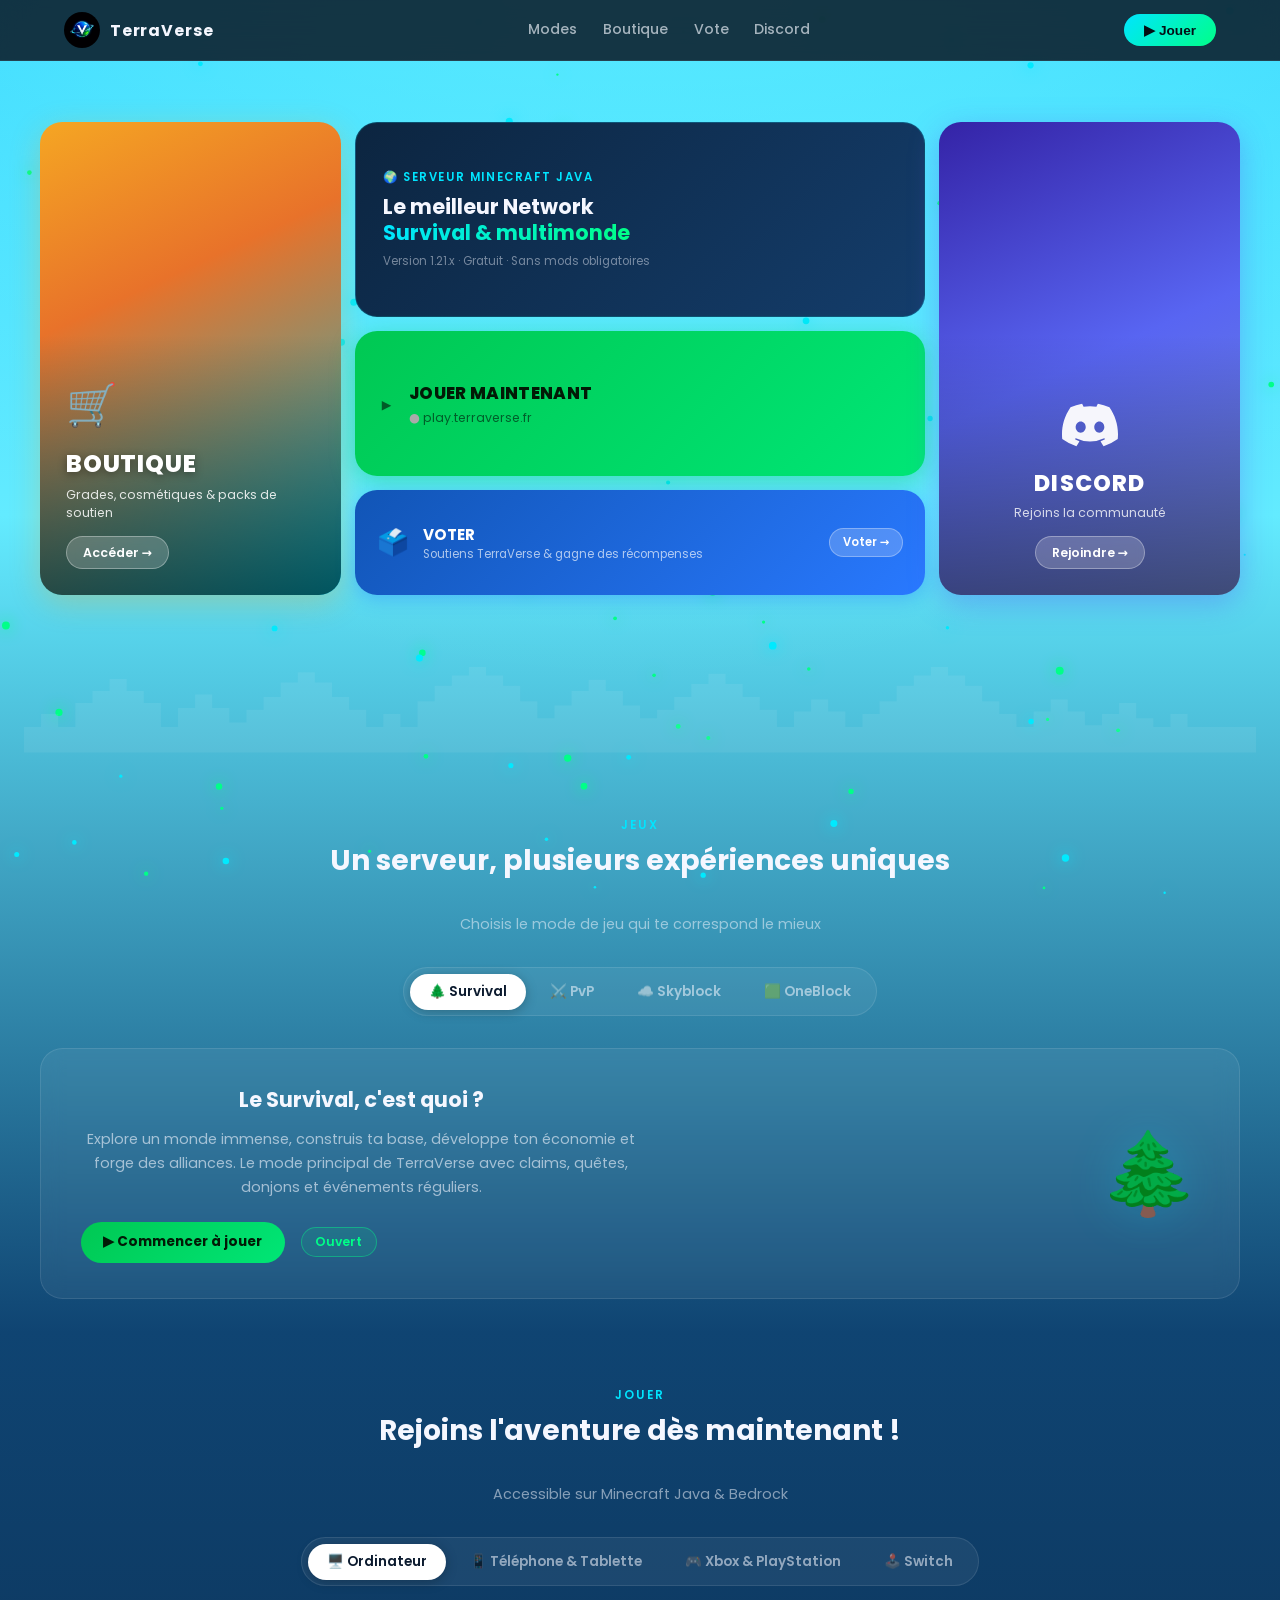
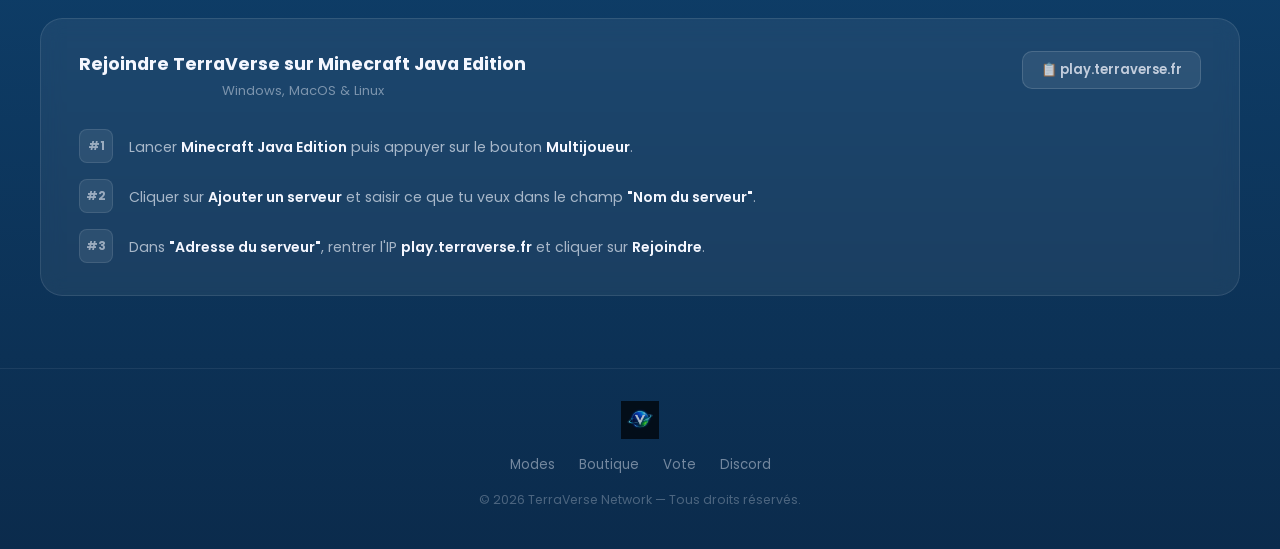
<file: index.html>
﻿<!DOCTYPE html>
<html lang="fr">
<head>
  <meta charset="UTF-8">
  <title>TerraVerse Network – Serveur Minecraft multimonde</title>
  <meta name="viewport" content="width=device-width, initial-scale=1.0">
  <meta http-equiv="Cache-Control" content="no-cache, no-store, must-revalidate">
  <meta http-equiv="Pragma" content="no-cache">
  <meta http-equiv="Expires" content="0">
  <meta name="description" content="TerraVerse Network – Serveur Minecraft moderne : Survival, PvP, Skyblock, OneBlock.">
  <link rel="icon" type="image/png" href="logo.png">
  <link href="https://fonts.googleapis.com/css2?family=Poppins:wght@400;600;700;800&display=swap" rel="stylesheet">
  <link rel="stylesheet" href="style.css?v=20260401-1">
</head>
<body class="home-page">

  <!-- Particules -->
  <canvas id="particles"></canvas>

  <!-- HEADER -->
  <header>
    <div class="nav-container">
      <div class="nav-logo">
        <img src="logo.png" alt="TerraVerse" class="nav-logo-img">
        <span class="nav-logo-text">TerraVerse</span>
      </div>

      <button class="burger" id="burger" aria-label="Menu">
        <span></span><span></span><span></span>
      </button>

      <nav class="nav-links" id="navLinks">
        <a href="#modes">Modes</a>
        <a href="shop.html">Boutique</a>
        <a href="vote.html">Vote</a>
        <a href="#discord">Discord</a>
      </nav>

      <button class="btn-jouer" onclick="document.getElementById('howto').scrollIntoView({behavior:'smooth'})">▶ Jouer</button>
    </div>
  </header>

  <!-- HERO BENTO -->
  <section class="hero">
    <div class="hero-inner">

      <div class="bento-grid">

        <!-- BOUTIQUE — colonne gauche, toute la hauteur -->
        <div class="bento-card bento-boutique" id="boutique">
          <div class="bento-boutique-inner">
            <span class="bento-big-icon">🛒</span>
            <h2>BOUTIQUE</h2>
            <p>Grades, cosmétiques &amp; packs de soutien</p>
            <a href="shop.html" class="bento-btn">Accéder →</a>
          </div>
        </div>

        <!-- BANNER — centre haut -->
        <div class="bento-card bento-banner">
          <div class="bento-banner-inner">
            <p class="bento-kicker">🌍 Serveur Minecraft Java</p>
            <h2>Le meilleur Network<br><span>Survival &amp; multimonde</span></h2>
            <p class="bento-meta">Version 1.21.x · Gratuit · Sans mods obligatoires</p>
          </div>
        </div>

        <!-- JOUER — centre milieu -->
        <div class="bento-card bento-play" onclick="document.getElementById('howto').scrollIntoView({behavior:'smooth'})" title="Rejoindre le serveur">
          <div class="bento-play-inner">
            <span class="play-icon">▶</span>
            <div>
              <strong>JOUER MAINTENANT</strong>
              <span id="playerCount"><span class="dot-loading">●</span> Chargement...</span>
            </div>
          </div>
        </div>

        <!-- VOTER — centre bas -->
        <div class="bento-card bento-voter" id="vote">
          <div class="bento-voter-inner">
            <span class="voter-icon">🗳️</span>
            <div>
              <strong>VOTER</strong>
              <span>Soutiens TerraVerse &amp; gagne des récompenses</span>
            </div>
              <a href="vote.html" class="bento-voter-btn">Voter →</a>
          </div>
        </div>

        <!-- DISCORD — colonne droite, toute la hauteur -->
        <div class="bento-card bento-discord" id="discord">
          <div class="bento-discord-inner">
            <svg class="discord-svg" viewBox="0 0 127.14 96.36" xmlns="http://www.w3.org/2000/svg">
              <path fill="white" d="M107.7,8.07A105.15,105.15,0,0,0,81.47,0a72.06,72.06,0,0,0-3.36,6.83A97.68,97.68,0,0,0,49,6.83,72.37,72.37,0,0,0,45.64,0,105.89,105.89,0,0,0,19.39,8.09C2.79,32.65-1.71,56.6.54,80.21h0A105.73,105.73,0,0,0,32.71,96.36,77.7,77.7,0,0,0,39.6,85.25a68.42,68.42,0,0,1-10.85-5.18c.91-.66,1.8-1.34,2.66-2a75.57,75.57,0,0,0,64.32,0c.87.71,1.76,1.39,2.66,2a68.68,68.68,0,0,1-10.87,5.19,77,77,0,0,0,6.89,11.1A105.25,105.25,0,0,0,126.6,80.22h0C129.24,52.84,122.09,29.11,107.7,8.07ZM42.45,65.69C36.18,65.69,31,60,31,53s5-12.74,11.43-12.74S54,46,53.89,53,48.84,65.69,42.45,65.69Zm42.24,0C78.41,65.69,73.25,60,73.25,53s5-12.74,11.44-12.74S96.23,46,96.12,53,91.08,65.69,84.69,65.69Z"/>
            </svg>
            <h2>DISCORD</h2>
            <p>Rejoins la communauté</p>
            <a href="https://discord.gg/terraverse" target="_blank" rel="noopener" class="bento-btn">Rejoindre →</a>
          </div>
        </div>

      </div>
    </div>

    <!-- Skyline pixel Minecraft -->
    <div class="skyline" aria-hidden="true">
      <svg viewBox="0 0 1440 100" xmlns="http://www.w3.org/2000/svg" preserveAspectRatio="none">
        <polygon fill="rgba(255,255,255,0.07)" points="
          0,100 0,70 20,70 20,55 40,55 40,70 60,70 60,42 80,42 80,28 100,28 100,14 120,14 120,28
          140,28 140,42 160,42 160,70 180,70 180,48 200,48 200,32 220,32 220,48 240,48 240,65
          260,65 260,50 280,50 280,35 300,35 300,18 320,18 320,6 340,6 340,18 360,18 360,35
          380,35 380,50 400,50 400,70 420,70 420,55 440,55 440,70 460,70 460,40 480,40 480,22
          500,22 500,10 520,10 520,0 540,0 540,10 560,10 560,22 580,22 580,40 600,40 600,60
          620,60 620,45 640,45 640,28 660,28 660,15 680,15 680,28 700,28 700,45 720,45 720,60
          740,60 740,50 760,50 760,35 780,35 780,20 800,20 800,8 820,8 820,20 840,20 840,35
          860,35 860,50 880,50 880,70 900,70 900,52 920,52 920,38 940,38 940,52 960,52 960,70
          980,70 980,55 1000,55 1000,40 1020,40 1020,22 1040,22 1040,10 1060,10 1060,0 1080,0
          1080,10 1100,10 1100,22 1120,22 1120,40 1140,40 1140,55 1160,55 1160,70 1180,70
          1180,52 1200,52 1200,38 1220,38 1220,52 1240,52 1240,68 1260,68 1260,55 1280,55
          1280,42 1300,42 1300,60 1320,60 1320,70 1340,70 1340,55 1360,55 1360,70 1380,70
          1400,70 1440,70 1440,100"/>
      </svg>
    </div>
  </section>

  <!-- MODES AVEC ONGLETS -->
  <section id="modes" class="modes-section">
    <div class="section-container">
      <p class="section-kicker">JEUX</p>
      <h2 class="section-title">Un serveur, plusieurs expériences uniques</h2>
      <p class="section-sub">Choisis le mode de jeu qui te correspond le mieux</p>

      <div class="tabs-bar">
        <button class="tab-btn active" data-tab="survival">🌲 Survival</button>
        <button class="tab-btn" data-tab="pvp">⚔️ PvP</button>
        <button class="tab-btn" data-tab="skyblock">☁️ Skyblock</button>
        <button class="tab-btn" data-tab="oneblock">🟩 OneBlock</button>
      </div>

      <div class="tab-panel active" id="tab-survival">
        <div class="tab-content">
          <div class="tab-text">
            <h3>Le Survival, c'est quoi ?</h3>
            <p>
              Explore un monde immense, construis ta base, développe ton économie et forge des alliances.
              Le mode principal de TerraVerse avec claims, quêtes, donjons et événements réguliers.
            </p>
            <div class="tab-actions">
              <button class="tab-btn-play" onclick="copyIP()">▶ Commencer à jouer</button>
              <span class="tab-status open">Ouvert</span>
            </div>
          </div>
          <div class="tab-visual">🌲</div>
        </div>
      </div>

      <div class="tab-panel" id="tab-pvp">
        <div class="tab-content">
          <div class="tab-text">
            <h3>Le PvP, c'est quoi ?</h3>
            <p>
              Affronte d'autres joueurs dans des arènes équilibrées, monte dans les classements et
              remporte des saisons compétitives. Duels, primes et événements PvP exclusifs.
            </p>
            <div class="tab-actions">
              <span class="tab-status soon">Prochainement</span>
            </div>
          </div>
          <div class="tab-visual">⚔️</div>
        </div>
      </div>

      <div class="tab-panel" id="tab-skyblock">
        <div class="tab-content">
          <div class="tab-text">
            <h3>Le Skyblock, c'est quoi ?</h3>
            <p>
              Commence sur une île dans le vide et développe ton empire flottant. Générateurs,
              collections, défis et progression longue durée sans pay-to-win.
            </p>
            <div class="tab-actions">
              <span class="tab-status soon">Prochainement</span>
            </div>
          </div>
          <div class="tab-visual">☁️</div>
        </div>
      </div>

      <div class="tab-panel" id="tab-oneblock">
        <div class="tab-content">
          <div class="tab-text">
            <h3>Le OneBlock, c'est quoi ?</h3>
            <p>
              Tu commences ton aventure sur un seul bloc au milieu du vide que tu peux casser à l'infini.
              Plus tu le casses, plus tu débloques des ressources pour explorer, construire et survivre.
            </p>
            <div class="tab-actions">
              <span class="tab-status soon">Prochainement</span>
            </div>
          </div>
          <div class="tab-visual">🟩</div>
        </div>
      </div>
    </div>
  </section>

  <!-- COMMENT JOUER -->
  <section id="howto" class="howto-section">
    <div class="section-container">
      <p class="section-kicker">JOUER</p>
      <h2 class="section-title">Rejoins l'aventure dès maintenant !</h2>
      <p class="section-sub">Accessible sur Minecraft Java &amp; Bedrock</p>

      <div class="platform-tabs-bar">
        <button class="platform-tab active" data-platform="java">🖥️ Ordinateur</button>
        <button class="platform-tab" data-platform="mobile">📱 Téléphone &amp; Tablette</button>
        <button class="platform-tab" data-platform="console">🎮 Xbox &amp; PlayStation</button>
        <button class="platform-tab" data-platform="switch">🕹️ Switch</button>
      </div>

      <div class="howto-panel" id="platform-java">
        <div class="howto-header">
          <div>
            <h3>Rejoindre TerraVerse sur Minecraft Java Edition</h3>
            <p class="howto-sub">Windows, MacOS &amp; Linux</p>
          </div>
          <div class="howto-header-actions">
            <button class="howto-ip-btn" onclick="copyIP()">📋 play.terraverse.fr</button>
          </div>
        </div>
        <div class="howto-steps">
          <div class="howto-step">
            <span class="step-num">#1</span>
            <p>Lancer <strong>Minecraft Java Edition</strong> puis appuyer sur le bouton <strong>Multijoueur</strong>.</p>
          </div>
          <div class="howto-step">
            <span class="step-num">#2</span>
            <p>Cliquer sur <strong>Ajouter un serveur</strong> et saisir ce que tu veux dans le champ <strong>"Nom du serveur"</strong>.</p>
          </div>
          <div class="howto-step">
            <span class="step-num">#3</span>
            <p>Dans <strong>"Adresse du serveur"</strong>, rentrer l'IP <strong>play.terraverse.fr</strong> et cliquer sur <strong>Rejoindre</strong>.</p>
          </div>
        </div>
      </div>

      <div class="howto-panel hidden" id="platform-mobile">
        <div class="howto-header">
          <div>
            <h3>Rejoindre TerraVerse sur Minecraft Bedrock</h3>
            <p class="howto-sub">Mobile / Pocket Edition</p>
          </div>
          <div class="howto-header-actions">
            <button class="howto-ip-btn" onclick="copyBedrockIP()">📋 play.terraverse.fr:19132</button>
          </div>
        </div>
        <div class="howto-steps">
          <div class="howto-step">
            <span class="step-num">#1</span>
            <p>Lancer <strong>Minecraft: Bedrock Edition</strong> et appuyer sur le bouton <strong>Jouer</strong>.</p>
          </div>
          <div class="howto-step">
            <span class="step-num">#2</span>
            <p>Aller dans l'onglet <strong>Serveurs</strong>, puis défiler vers le bas et appuyer sur <strong>Ajouter un serveur</strong>.</p>
          </div>
          <div class="howto-step">
            <span class="step-num">#3</span>
            <p>Saisir <strong>TerraVerse</strong> dans "Nom du serveur" et <strong>play.terraverse.fr</strong> dans "Adresse du serveur" avec le port <strong>19132</strong>, puis cliquer sur <strong>Jouer</strong>.</p>
          </div>
        </div>
      </div>

      <div class="howto-panel hidden" id="platform-console">
        <div class="howto-header">
          <div>
            <h3>Rejoindre TerraVerse sur Minecraft Console</h3>
            <p class="howto-sub">Xbox One / Xbox Series / PlayStation</p>
          </div>
          <div class="howto-header-actions">
            <button class="howto-ip-btn" onclick="copyBedrockIP()">📋 play.terraverse.fr:19132</button>
          </div>
        </div>
        <div class="howto-steps">
          <div class="howto-step">
            <span class="step-num">#1</span>
            <p>Télécharger l'application <strong>BedrockTogether</strong> sur App Store ou Google Play.</p>
          </div>
          <div class="howto-step">
            <span class="step-num">#2</span>
            <p>Ouvrir l'application, entrer <strong>play.terraverse.fr</strong> et le port <strong>19132</strong>, puis lancer la connexion. Vérifier que le téléphone et la console sont sur le même Wi-Fi.</p>
          </div>
          <div class="howto-step">
            <span class="step-num">#3</span>
            <p>Lancer Minecraft, aller dans <strong>Amis</strong>, puis cliquer sur <strong>BedrockTogether</strong> pour rejoindre TerraVerse.</p>
          </div>
        </div>
      </div>

      <div class="howto-panel hidden" id="platform-switch">
        <div class="howto-header">
          <div>
            <h3>Rejoindre TerraVerse sur Minecraft Switch</h3>
            <p class="howto-sub">Nintendo Switch</p>
          </div>
          <div class="howto-header-actions">
            <button class="howto-ip-btn" onclick="copyBedrockIP()">📋 play.terraverse.fr:19132</button>
          </div>
        </div>
        <div class="howto-steps">
          <div class="howto-step">
            <span class="step-num">#1</span>
            <p>Aller dans <strong>Paramètres console &gt; Internet &gt; Paramètres Internet</strong>. Sélectionner le Wi-Fi, puis <strong>Modifier les paramètres</strong>. Mettre DNS manuel : <strong>104.238.130.180</strong> et <strong>8.8.8.8</strong>.</p>
          </div>
          <div class="howto-step">
            <span class="step-num">#2</span>
            <p>Lancer Minecraft avec un compte Nintendo Switch Online, aller dans <strong>Serveurs</strong>, rejoindre un serveur en vedette puis ouvrir le menu d'ajout de serveur personnalisé.</p>
          </div>
          <div class="howto-step">
            <span class="step-num">#3</span>
            <p>Entrer <strong>play.terraverse.fr</strong> et le port <strong>19132</strong>, cocher l'ajout à la liste, puis sélectionner TerraVerse pour rejoindre.</p>
          </div>
          <div class="howto-step">
            <span class="step-num">!</span>
            <p>Cette méthode Switch peut changer selon les mises à jour Nintendo/Mojang. À vérifier régulièrement.</p>
          </div>
        </div>
      </div>
    </div>
  </section>

  <!-- FOOTER -->
  <footer>
    <div class="footer-inner">
      <img src="logo.png" alt="TerraVerse" class="footer-logo">
      <div class="footer-links">
        <a href="#modes">Modes</a>
        <a href="shop.html">Boutique</a>
        <a href="vote.html">Vote</a>
        <a href="#discord">Discord</a>
      </div>
      <p>© <span id="year"></span> TerraVerse Network — Tous droits réservés.</p>
    </div>
  </footer>

  <script src="particles.js?v=20260401-1"></script>
  <script>
    /* IP Copy */
    function copyIP() {
      navigator.clipboard.writeText("play.terraverse.fr")
        .then(() => alert("IP copiée : play.terraverse.fr"))
        .catch(() => alert("IP : play.terraverse.fr"));
    }

    function copyBedrockIP() {
      navigator.clipboard.writeText("play.terraverse.fr:19132")
        .then(() => alert("Adresse Bedrock copiée : play.terraverse.fr:19132"))
        .catch(() => alert("Adresse Bedrock : play.terraverse.fr:19132"));
    }

    /* Year */
    document.getElementById("year").textContent = new Date().getFullYear();

    /* Tabs - Modes */
    document.querySelectorAll(".tab-btn[data-tab]").forEach(btn => {
      btn.addEventListener("click", () => {
        document.querySelectorAll(".tab-btn[data-tab]").forEach(b => b.classList.remove("active"));
        document.querySelectorAll(".tab-panel").forEach(p => p.classList.remove("active"));
        btn.classList.add("active");
        document.getElementById("tab-" + btn.dataset.tab).classList.add("active");
      });
    });

    /* Tabs - Platform */
    document.querySelectorAll(".platform-tab").forEach(btn => {
      btn.addEventListener("click", () => {
        document.querySelectorAll(".platform-tab").forEach(b => b.classList.remove("active"));
        document.querySelectorAll(".howto-panel").forEach(p => p.classList.add("hidden"));
        btn.classList.add("active");
        document.getElementById("platform-" + btn.dataset.platform).classList.remove("hidden");
      });
    });

    /* Burger */
    const burger = document.getElementById("burger");
    const navLinks = document.getElementById("navLinks");
    burger.addEventListener("click", () => {
      navLinks.classList.toggle("open");
      burger.classList.toggle("active");
    });
    navLinks.querySelectorAll("a").forEach(a => {
      a.addEventListener("click", () => {
        navLinks.classList.remove("open");
        burger.classList.remove("active");
      });
    });

    /* Statut serveur */
    async function fetchStatus() {
      try {
        const res = await fetch("https://api.mcsrvstat.us/3/play.terraverse.fr");
        const data = await res.json();
        const el = document.getElementById("playerCount");
        if (data.online) {
          const count = data.players?.online ?? 0;
          el.innerHTML = `<span style="color:#00ff88">●</span> ${count} joueur${count > 1 ? 's' : ''} en ligne`;
        } else {
          el.innerHTML = `<span style="color:#ff4444">●</span> Serveur hors ligne`;
        }
      } catch {
        document.getElementById("playerCount").innerHTML = `<span style="color:#aaa">●</span> play.terraverse.fr`;
      }
    }
    fetchStatus();
  </script>
</body>
</html>
</file>
<file: style.css>
/* ============================================
   GLOBAL
============================================ */
* {
  margin: 0;
  padding: 0;
  box-sizing: border-box;
}

body {
  font-family: 'Poppins', system-ui, sans-serif;
  background: linear-gradient(180deg, #24cdf5 0%, #49d3f6 42%, #2f86b7 100%);
  min-height: 100vh;
  color: #f5f7ff;
  overflow-x: hidden;
  scroll-behavior: smooth;
}

a {
  color: inherit;
  text-decoration: none;
}

/* ============================================
   PARTICLES
============================================ */
#particles {
  position: fixed;
  top: 0;
  left: 0;
  width: 100%;
  height: 100%;
  z-index: 0;
  pointer-events: none;
}

/* ============================================
   HEADER
============================================ */
header {
  position: fixed;
  top: 0;
  width: 100%;
  z-index: 100;
  backdrop-filter: blur(16px);
  background: rgba(7, 14, 28, 0.82);
  border-bottom: 1px solid rgba(255, 255, 255, 0.07);
}

.nav-container {
  max-width: 1200px;
  margin: 0 auto;
  padding: 0.75rem 1.5rem;
  display: flex;
  align-items: center;
  justify-content: space-between;
  gap: 1rem;
}

.nav-logo {
  display: flex;
  align-items: center;
  gap: 0.6rem;
  flex-shrink: 0;
}

.nav-logo-img {
  height: 36px;
  width: 36px;
  object-fit: contain;
  border-radius: 50%;
}

.nav-logo-text {
  font-weight: 700;
  font-size: 1rem;
  letter-spacing: 0.06em;
}

.nav-links {
  display: flex;
  gap: 1.6rem;
  align-items: center;
}

.nav-links a {
  color: rgba(245, 247, 255, 0.65);
  font-size: 0.88rem;
  font-weight: 500;
  position: relative;
  padding-bottom: 2px;
  transition: color 0.18s;
}

.nav-links a::after {
  content: "";
  position: absolute;
  left: 0;
  bottom: 0;
  width: 0;
  height: 2px;
  background: linear-gradient(90deg, #00e5ff, #00ff88);
  transition: width 0.2s ease-out;
}

.nav-links a:hover {
  color: #f5f7ff;
}

.nav-links a:hover::after {
  width: 100%;
}

.btn-jouer {
  padding: 0.5rem 1.25rem;
  border-radius: 999px;
  background: linear-gradient(135deg, #00e5ff, #00ff88);
  color: #040d14;
  font-weight: 700;
  font-size: 0.85rem;
  border: none;
  cursor: pointer;
  transition: transform 0.18s, box-shadow 0.18s;
  white-space: nowrap;
  flex-shrink: 0;
}

.btn-jouer:hover {
  transform: translateY(-2px);
  box-shadow: 0 0 22px rgba(0, 229, 255, 0.55);
}

/* Burger */
.burger {
  display: none;
  flex-direction: column;
  gap: 5px;
  background: none;
  border: none;
  cursor: pointer;
  padding: 4px;
  flex-shrink: 0;
}

.burger span {
  display: block;
  width: 22px;
  height: 2px;
  background: #f5f7ff;
  border-radius: 2px;
  transition: all 0.3s;
}

.burger.active span:nth-child(1) {
  transform: translateY(7px) rotate(45deg);
}

.burger.active span:nth-child(2) {
  opacity: 0;
}

.burger.active span:nth-child(3) {
  transform: translateY(-7px) rotate(-45deg);
}

/* ============================================
   HERO
============================================ */
.hero {
  position: relative;
  padding: 100px 1.5rem 0;
  display: flex;
  flex-direction: column;
  align-items: center;
}

.hero-inner {
  max-width: 1200px;
  width: 100%;
  position: relative;
  z-index: 1;
  padding-bottom: 2.5rem;
}

/* ============================================
   BENTO GRID
============================================ */
.bento-grid {
  display: grid;
  grid-template-columns: 1fr 1.9fr 1fr;
  grid-template-rows: 195px 145px 105px;
  gap: 14px;
}

.bento-card {
  border-radius: 22px;
  overflow: hidden;
  position: relative;
  transition: transform 0.22s, box-shadow 0.22s;
  cursor: pointer;
}

.bento-card:hover {
  transform: translateY(-4px);
}

/* --- BOUTIQUE (col 1, rows 1-3) --- */
.bento-boutique {
  grid-column: 1;
  grid-row: 1 / 4;
  background: linear-gradient(155deg, #f5a623 0%, #e8722a 35%, #00bcd4 100%);
  box-shadow: 0 8px 30px rgba(245, 166, 35, 0.3);
}

.bento-boutique:hover {
  box-shadow: 0 14px 42px rgba(245, 166, 35, 0.5);
}

.bento-boutique-inner {
  height: 100%;
  display: flex;
  flex-direction: column;
  justify-content: flex-end;
  padding: 1.6rem;
  background: linear-gradient(to top, rgba(0, 0, 0, 0.55) 0%, transparent 55%);
}

.bento-big-icon {
  font-size: 2.6rem;
  margin-bottom: 0.6rem;
  display: block;
}

.bento-boutique-inner h2 {
  font-size: 1.5rem;
  font-weight: 800;
  letter-spacing: 0.04em;
  color: #fff;
  text-shadow: 0 2px 8px rgba(0, 0, 0, 0.4);
}

.bento-boutique-inner p {
  font-size: 0.78rem;
  color: rgba(255, 255, 255, 0.85);
  margin: 0.3rem 0 0.9rem;
}

/* --- BANNER (col 2, row 1) --- */
.bento-banner {
  grid-column: 2;
  grid-row: 1;
  background: linear-gradient(135deg, #0c2540 0%, #143d6b 100%);
  border: 1px solid rgba(0, 229, 255, 0.18);
}

.bento-banner-inner {
  height: 100%;
  display: flex;
  flex-direction: column;
  justify-content: center;
  padding: 1.5rem 1.7rem;
}

.bento-kicker {
  font-size: 0.72rem;
  text-transform: uppercase;
  letter-spacing: 0.14em;
  color: #00e5ff;
  font-weight: 600;
  margin-bottom: 0.5rem;
}

.bento-banner-inner h2 {
  font-size: 1.3rem;
  font-weight: 700;
  line-height: 1.25;
  margin-bottom: 0.5rem;
}

.bento-banner-inner h2 span {
  background: linear-gradient(90deg, #00e5ff, #00ff88);
  -webkit-background-clip: text;
  color: transparent;
}

.bento-meta {
  font-size: 0.73rem;
  color: rgba(245, 247, 255, 0.45);
}

/* --- PLAY (col 2, row 2) --- */
.bento-play {
  grid-column: 2;
  grid-row: 2;
  background: linear-gradient(135deg, #00c853, #00e676);
  box-shadow: 0 6px 24px rgba(0, 200, 83, 0.4);
}

.bento-play:hover {
  box-shadow: 0 12px 36px rgba(0, 200, 83, 0.65);
}

.bento-play-inner {
  height: 100%;
  display: flex;
  align-items: center;
  gap: 1.1rem;
  padding: 1.2rem 1.7rem;
}

.play-icon {
  font-size: 2.2rem;
  color: rgba(0, 0, 0, 0.35);
  flex-shrink: 0;
}

.bento-play-inner div {
  display: flex;
  flex-direction: column;
}

.bento-play-inner strong {
  font-size: 1.05rem;
  font-weight: 800;
  color: #021a06;
  letter-spacing: 0.02em;
}

.bento-play-inner span {
  font-size: 0.78rem;
  color: rgba(0, 0, 0, 0.55);
  margin-top: 0.15rem;
}

/* --- VOTER (col 2, row 3) --- */
.bento-voter {
  grid-column: 2;
  grid-row: 3;
  background: linear-gradient(135deg, #1155b6, #2979ff);
  box-shadow: 0 4px 18px rgba(41, 121, 255, 0.35);
}

.bento-voter:hover {
  box-shadow: 0 8px 28px rgba(41, 121, 255, 0.55);
}

.bento-voter-inner {
  height: 100%;
  display: flex;
  align-items: center;
  gap: 0.9rem;
  padding: 0.9rem 1.4rem;
}

.voter-icon {
  font-size: 1.6rem;
  flex-shrink: 0;
}

.bento-voter-inner div {
  flex: 1;
  display: flex;
  flex-direction: column;
  min-width: 0;
}

.bento-voter-inner strong {
  font-size: 0.95rem;
  font-weight: 700;
  color: #fff;
}

.bento-voter-inner div span {
  font-size: 0.72rem;
  color: rgba(255, 255, 255, 0.65);
  white-space: nowrap;
  overflow: hidden;
  text-overflow: ellipsis;
}

/* --- DISCORD (col 3, rows 1-3) --- */
.bento-discord {
  grid-column: 3;
  grid-row: 1 / 4;
  background: linear-gradient(155deg, #3423a6 0%, #5865f2 50%, #7289da 100%);
  box-shadow: 0 8px 30px rgba(88, 101, 242, 0.4);
}

.bento-discord:hover {
  box-shadow: 0 14px 42px rgba(88, 101, 242, 0.65);
}

.bento-discord-inner {
  height: 100%;
  display: flex;
  flex-direction: column;
  align-items: center;
  justify-content: flex-end;
  padding: 1.6rem;
  text-align: center;
  background: linear-gradient(to top, rgba(0, 0, 0, 0.45) 0%, transparent 55%);
}

.discord-svg {
  width: 56px;
  height: 56px;
  margin-bottom: 0.8rem;
  opacity: 0.95;
}

.bento-discord-inner h2 {
  font-size: 1.4rem;
  font-weight: 800;
  color: #fff;
  letter-spacing: 0.05em;
}

.bento-discord-inner p {
  font-size: 0.78rem;
  color: rgba(255, 255, 255, 0.78);
  margin: 0.25rem 0 0.9rem;
}

/* --- Shared button style inside bento --- */
.bento-btn {
  display: inline-block;
  padding: 0.42rem 1rem;
  border-radius: 999px;
  background: rgba(255, 255, 255, 0.2);
  color: #fff;
  font-size: 0.78rem;
  font-weight: 600;
  border: 1px solid rgba(255, 255, 255, 0.32);
  backdrop-filter: blur(4px);
  transition: background 0.18s;
  width: fit-content;
}

.bento-btn:hover {
  background: rgba(255, 255, 255, 0.36);
}

.bento-voter-btn {
  display: inline-block;
  padding: 0.3rem 0.8rem;
  border-radius: 999px;
  background: rgba(255, 255, 255, 0.2);
  color: #fff;
  font-size: 0.72rem;
  font-weight: 600;
  border: 1px solid rgba(255, 255, 255, 0.3);
  flex-shrink: 0;
  transition: background 0.18s;
  white-space: nowrap;
}

.bento-voter-btn:hover {
  background: rgba(255, 255, 255, 0.36);
}

/* ============================================
   SKYLINE
============================================ */
.skyline {
  width: 100%;
  position: relative;
  z-index: 1;
  line-height: 0;
  margin-top: 2rem;
}

.skyline svg {
  width: 100%;
  display: block;
}

/* ============================================
   MODES SECTION
============================================ */
.modes-section {
  padding: 4rem 1.5rem 4.5rem;
  position: relative;
  z-index: 1;
}

.section-container {
  max-width: 1200px;
  margin: 0 auto;
  text-align: center;
}

.section-kicker {
  font-size: 0.73rem;
  text-transform: uppercase;
  letter-spacing: 0.18em;
  color: #00e5ff;
  font-weight: 600;
  margin-bottom: 0.4rem;
}

.section-title {
  font-size: 1.75rem;
  font-weight: 700;
  margin-bottom: 2rem;
}

.modes-grid {
  display: grid;
  grid-template-columns: repeat(4, 1fr);
  gap: 1.2rem;
  text-align: left;
}

.mode-card {
  background: rgba(255, 255, 255, 0.05);
  border: 1px solid rgba(255, 255, 255, 0.08);
  border-radius: 1rem;
  padding: 1.3rem;
  backdrop-filter: blur(8px);
  transition: transform 0.22s, border-color 0.22s, box-shadow 0.22s;
}

.mode-card:hover {
  transform: translateY(-5px);
  border-color: rgba(0, 229, 255, 0.4);
  box-shadow: 0 8px 26px rgba(0, 229, 255, 0.18);
}

.mode-card h3 {
  font-size: 1rem;
  font-weight: 700;
  margin: 0.5rem 0 0.4rem;
}

.mode-card p {
  font-size: 0.82rem;
  color: rgba(245, 247, 255, 0.58);
  line-height: 1.55;
}

.mode-status {
  display: inline-block;
  padding: 0.17rem 0.6rem;
  border-radius: 999px;
  font-size: 0.7rem;
  font-weight: 600;
}

.mode-status.open {
  color: #00ff88;
  border: 1px solid rgba(0, 255, 136, 0.45);
  background: rgba(0, 255, 136, 0.08);
}

.mode-status.soon {
  color: #ffc857;
  border: 1px solid rgba(255, 200, 87, 0.45);
  background: rgba(255, 200, 87, 0.08);
}

/* ============================================
   FOOTER
============================================ */
footer {
  border-top: 1px solid rgba(255, 255, 255, 0.07);
  padding: 2rem 1.5rem 2.5rem;
  position: relative;
  z-index: 1;
}

.footer-inner {
  max-width: 1200px;
  margin: 0 auto;
  display: flex;
  flex-direction: column;
  align-items: center;
  gap: 1rem;
  text-align: center;
}

.footer-logo {
  height: 38px;
  opacity: 0.7;
}

.footer-links {
  display: flex;
  gap: 1.5rem;
  flex-wrap: wrap;
  justify-content: center;
}

.footer-links a {
  color: rgba(245, 247, 255, 0.45);
  font-size: 0.83rem;
  transition: color 0.18s;
}

.footer-links a:hover {
  color: #00e5ff;
}

footer p {
  font-size: 0.78rem;
  color: rgba(245, 247, 255, 0.28);
}

/* ============================================
   RESPONSIVE — tablette
============================================ */
@media (max-width: 900px) {
  .bento-grid {
    grid-template-columns: 1fr 1.5fr;
    grid-template-rows: 180px 140px 110px 160px;
    gap: 12px;
  }

  .bento-boutique {
    grid-column: 1;
    grid-row: 1 / 3;
  }

  .bento-banner {
    grid-column: 2;
    grid-row: 1;
  }

  .bento-play {
    grid-column: 2;
    grid-row: 2;
  }

  .bento-voter {
    grid-column: 1;
    grid-row: 3;
  }

  .bento-discord {
    grid-column: 2;
    grid-row: 3 / 5;
  }

  .modes-grid {
    grid-template-columns: repeat(2, 1fr);
  }
}

/* ============================================
   RESPONSIVE — mobile
============================================ */
@media (max-width: 640px) {
  .nav-links {
    display: none;
    position: fixed;
    top: 62px;
    left: 0;
    right: 0;
    background: rgba(7, 14, 28, 0.97);
    flex-direction: column;
    padding: 1.5rem 2rem;
    gap: 1.2rem;
    backdrop-filter: blur(20px);
    border-bottom: 1px solid rgba(255, 255, 255, 0.07);
  }

  .nav-links.open {
    display: flex;
  }

  .burger {
    display: flex;
  }

  .bento-grid {
    grid-template-columns: 1fr;
    grid-template-rows: auto;
    gap: 12px;
  }

  .bento-boutique {
    grid-column: 1;
    grid-row: auto;
    min-height: 170px;
  }

  .bento-banner {
    grid-column: 1;
    grid-row: auto;
    min-height: 130px;
  }

  .bento-play {
    grid-column: 1;
    grid-row: auto;
    min-height: 100px;
  }

  .bento-voter {
    grid-column: 1;
    grid-row: auto;
    min-height: 90px;
  }

  .bento-discord {
    grid-column: 1;
    grid-row: auto;
    min-height: 160px;
  }

  .modes-grid {
    grid-template-columns: 1fr;
  }
}

/* ============================================
   HOME/SHOP INSPIRED LAYOUT
============================================ */
body.home-page,
body.shop-page {
  background:
    radial-gradient(circle at 50% -20%, rgba(118, 252, 255, 0.7), rgba(118, 252, 255, 0) 42%),
    linear-gradient(180deg, #38d7ff 0%, #63ebff 24%, #0f4472 62%, #0b2b4c 100%);
}

body.home-page .hero {
  padding-top: 122px;
}

body.shop-page .page-wrap {
  padding-top: 7.4rem;
}



/* ============================================
   MODES — ONGLETS
============================================ */
.modes-section {
  padding: 4rem 1.5rem 4.5rem;
  position: relative;
  z-index: 1;
}

.section-sub {
  text-align: center;
  color: rgba(245, 247, 255, 0.52);
  font-size: 0.9rem;
  margin-bottom: 2rem;
  margin-top: 0.2rem;
}

.tabs-bar {
  display: flex;
  justify-content: center;
  gap: 0.3rem;
  background: rgba(255, 255, 255, 0.06);
  border: 1px solid rgba(255, 255, 255, 0.1);
  border-radius: 999px;
  padding: 0.35rem;
  width: fit-content;
  margin: 0 auto 2rem;
  flex-wrap: wrap;
}

.tab-btn {
  padding: 0.5rem 1.2rem;
  border-radius: 999px;
  border: none;
  background: none;
  color: rgba(245, 247, 255, 0.55);
  font-family: 'Poppins', sans-serif;
  font-size: 0.85rem;
  font-weight: 600;
  cursor: pointer;
  transition: all 0.2s;
  white-space: nowrap;
}

.tab-btn.active {
  background: #fff;
  color: #0b1a2e;
  box-shadow: 0 2px 12px rgba(0, 0, 0, 0.25);
}

.tab-btn:hover:not(.active) {
  color: #f5f7ff;
}

.tab-panel {
  display: none;
}

.tab-panel.active {
  display: block;
  animation: fadeIn 0.22s ease-out;
}

@keyframes fadeIn {
  from { opacity: 0; transform: translateY(6px); }
  to   { opacity: 1; transform: translateY(0); }
}

.tab-content {
  background: rgba(255, 255, 255, 0.06);
  border: 1px solid rgba(255, 255, 255, 0.1);
  border-radius: 1.4rem;
  padding: 2.2rem 2.5rem;
  display: flex;
  align-items: center;
  justify-content: space-between;
  gap: 2rem;
  backdrop-filter: blur(10px);
}

.tab-text {
  flex: 1;
  max-width: 560px;
}

.tab-text h3 {
  font-size: 1.3rem;
  font-weight: 700;
  margin-bottom: 0.8rem;
}

.tab-text p {
  color: rgba(245, 247, 255, 0.6);
  font-size: 0.9rem;
  line-height: 1.65;
  margin-bottom: 1.4rem;
}

.tab-actions {
  display: flex;
  align-items: center;
  gap: 1rem;
  flex-wrap: wrap;
}

.tab-btn-play {
  padding: 0.65rem 1.4rem;
  border-radius: 999px;
  background: linear-gradient(135deg, #00c853, #00e676);
  color: #021a06;
  font-family: 'Poppins', sans-serif;
  font-size: 0.85rem;
  font-weight: 700;
  border: none;
  cursor: pointer;
  transition: transform 0.18s, box-shadow 0.18s;
}

.tab-btn-play:hover {
  transform: translateY(-2px);
  box-shadow: 0 6px 20px rgba(0, 200, 83, 0.45);
}

.tab-status {
  display: inline-block;
  padding: 0.3rem 0.85rem;
  border-radius: 999px;
  font-size: 0.78rem;
  font-weight: 600;
}

.tab-status.open {
  color: #00ff88;
  border: 1px solid rgba(0, 255, 136, 0.4);
  background: rgba(0, 255, 136, 0.1);
}

.tab-status.soon {
  color: #ffc857;
  border: 1px solid rgba(255, 200, 87, 0.4);
  background: rgba(255, 200, 87, 0.1);
}

.tab-visual {
  font-size: 5rem;
  line-height: 1;
  flex-shrink: 0;
  filter: drop-shadow(0 0 24px rgba(0, 229, 255, 0.2));
}

/* ============================================
   COMMENT JOUER
============================================ */
.howto-section {
  padding: 1rem 1.5rem 4.5rem;
  position: relative;
  z-index: 1;
}

.platform-tabs-bar {
  display: flex;
  justify-content: center;
  gap: 0.3rem;
  background: rgba(255, 255, 255, 0.06);
  border: 1px solid rgba(255, 255, 255, 0.1);
  border-radius: 999px;
  padding: 0.35rem;
  width: fit-content;
  margin: 0 auto 2rem;
  flex-wrap: wrap;
}

.platform-tab {
  padding: 0.5rem 1.2rem;
  border-radius: 999px;
  border: none;
  background: none;
  color: rgba(245, 247, 255, 0.55);
  font-family: 'Poppins', sans-serif;
  font-size: 0.85rem;
  font-weight: 600;
  cursor: pointer;
  transition: all 0.2s;
  white-space: nowrap;
}

.platform-tab.active {
  background: #fff;
  color: #0b1a2e;
  box-shadow: 0 2px 12px rgba(0, 0, 0, 0.25);
}

.platform-tab:hover:not(.active) {
  color: #f5f7ff;
}

.howto-panel {
  background: rgba(255, 255, 255, 0.06);
  border: 1px solid rgba(255, 255, 255, 0.1);
  border-radius: 1.4rem;
  padding: 2rem 2.4rem;
  backdrop-filter: blur(10px);
  animation: fadeIn 0.22s ease-out;
}

.howto-panel.hidden {
  display: none;
}

.howto-header {
  display: flex;
  justify-content: space-between;
  align-items: flex-start;
  gap: 1.5rem;
  margin-bottom: 1.8rem;
  flex-wrap: wrap;
}

.howto-header h3 {
  font-size: 1.1rem;
  font-weight: 700;
  margin-bottom: 0.2rem;
}

.howto-sub {
  font-size: 0.82rem;
  color: rgba(245, 247, 255, 0.45);
}

.howto-header-actions {
  display: flex;
  gap: 0.8rem;
  align-items: center;
  flex-wrap: wrap;
  flex-shrink: 0;
}

.howto-ip-btn {
  padding: 0.5rem 1.1rem;
  border-radius: 10px;
  background: rgba(255, 255, 255, 0.08);
  border: 1px solid rgba(255, 255, 255, 0.14);
  color: rgba(245, 247, 255, 0.75);
  font-family: 'Poppins', sans-serif;
  font-size: 0.82rem;
  font-weight: 600;
  cursor: pointer;
  transition: all 0.18s;
}

.howto-ip-btn:hover {
  background: rgba(255, 255, 255, 0.15);
  color: #fff;
}

.howto-steps {
  display: flex;
  flex-direction: column;
  gap: 1rem;
}

.howto-step {
  display: flex;
  align-items: flex-start;
  gap: 1rem;
}

.step-num {
  display: flex;
  align-items: center;
  justify-content: center;
  min-width: 34px;
  height: 34px;
  border-radius: 8px;
  background: rgba(255, 255, 255, 0.08);
  border: 1px solid rgba(255, 255, 255, 0.1);
  font-size: 0.72rem;
  font-weight: 700;
  color: rgba(245, 247, 255, 0.55);
  flex-shrink: 0;
}

.howto-step p {
  font-size: 0.88rem;
  color: rgba(245, 247, 255, 0.65);
  line-height: 1.6;
  padding-top: 0.4rem;
}

.howto-step p strong {
  color: #f5f7ff;
  font-weight: 600;
}

/* Responsive modes+howto */
@media (max-width: 740px) {
  .tab-content {
    flex-direction: column;
    padding: 1.5rem;
    text-align: center;
  }
  .tab-actions {
    justify-content: center;
  }
  .tab-visual {
    font-size: 3.5rem;
  }
  .howto-header {
    flex-direction: column;
  }
  .tabs-bar, .platform-tabs-bar {
    width: 100%;
    justify-content: center;
  }
}
</file>
